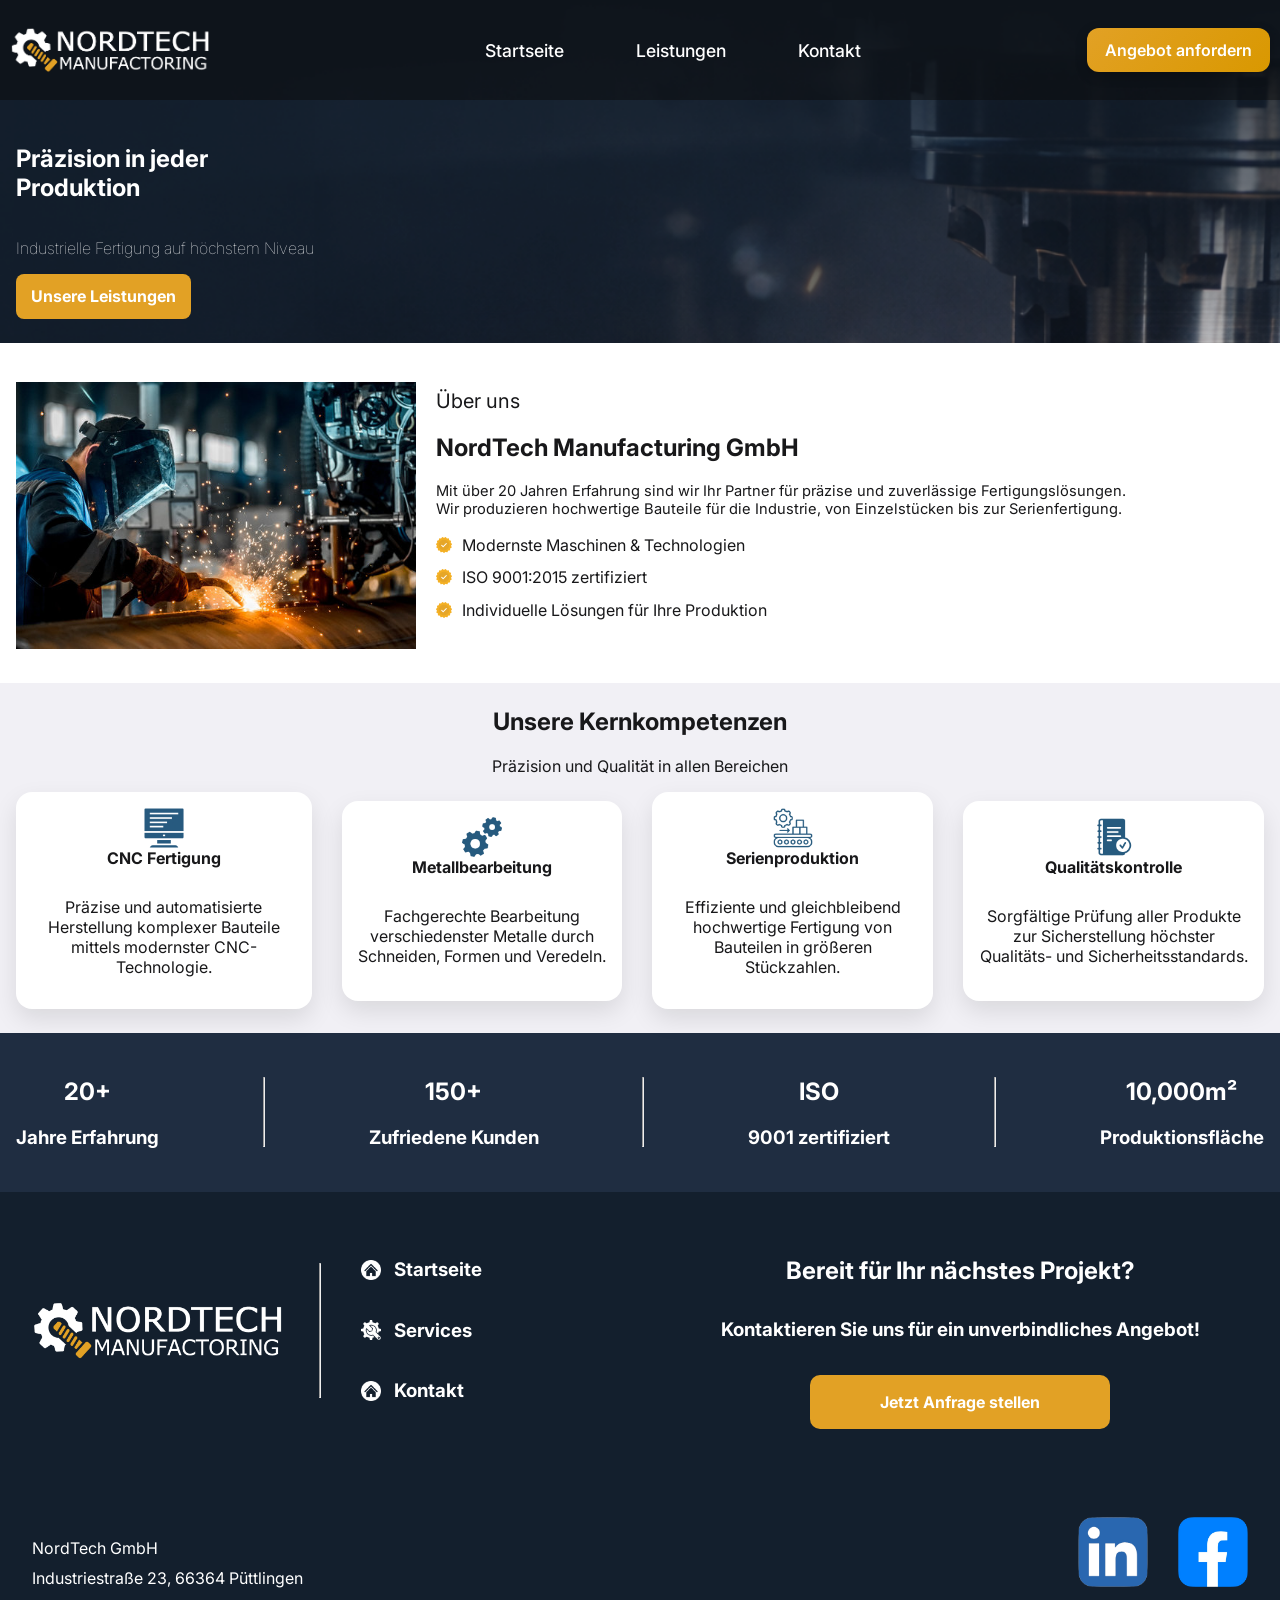
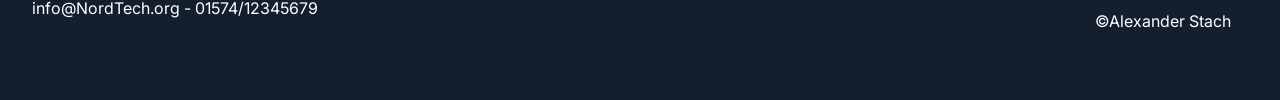
<file: index.html>
<!DOCTYPE html>
<html lang="de">
<head>
    <meta charset="UTF-8">
    <meta name="viewport" content="width=device-width, initial-scale=1.0">
    <link href="https://fonts.googleapis.com/css2?family=Inter:wght@400;600;700&display=swap" rel="stylesheet">
    <title>NordTech Manufacturing</title>
    <link rel="stylesheet" href="css/main.css">
</head>

<body>
<div class="hero-wrapper">
    <header class="sticky">
        <a href="index.html" class="logo">
            <img src="images/mainpage/NordTech_Logo_Small.png" alt="NordTech Logo" class="logo-mobile">
            <img src="images/mainpage/Nordtech_Logo.png" alt="NordTech Logo" class="logo-desktop">
        </a>
        
        <nav>
            <ul id="menu">
                <li><a href="index.html" class="nav-link">Startseite</a></li>
                <li><a href="services.html" class="nav-link">Leistungen</a></li>
                <li><a href="contact.html" class="nav-link">Kontakt</a></li>
            </ul>
        </nav>
        <a href="contact.html" class="btn btn-primary">Angebot anfordern</a>
            
    <div class="burger" id="burger">
        <span></span>
        <span></span>
        <span></span>
    </div>
    </header>

    <main>
        <section class="hero">
            <h1>Präzision in jeder <br>Produktion</h1>
            <p>Industrielle Fertigung auf höchstem Niveau</p>
            <a href="services.html" class="btn btn-hero">Unsere Leistungen</a>
        </section>

        <section class="about">
            <img src="images/mainpage/Manufactoring_StockImage.jpg" alt="Firma Bild">

            <div class="about-content">
                <p class="headerText">Über uns</p>
                <h2 class="company-name">NordTech Manufacturing GmbH</h2>
                <p class="descText">
                    Mit über 20 Jahren Erfahrung sind wir Ihr Partner für präzise und zuverlässige
                    Fertigungslösungen. <br>Wir produzieren hochwertige Bauteile für die Industrie,
                    von Einzelstücken bis zur Serienfertigung.
                </p>

                <ul>
                    <li>
                        Modernste Maschinen & Technologien
                    </li>
                    <li>
                        ISO 9001:2015 zertifiziert
                    </li>
                    <li>
                        Individuelle Lösungen für Ihre Produktion
                    </li>
                </ul>
            </div>
        </section>

        <section class="core-competencies">
            <div class="core-competencies-header">
                <h2>Unsere Kernkompetenzen</h2>
                <p>Präzision und Qualität in allen Bereichen</p>
            </div>


            <div class="competencies-grid">
                <div class="card card-competency">
                    <img src="images/icons/Icon_Computer.png" alt="Icon von einem Computer">
                    <h2>CNC Fertigung</h2>
                    <p>Präzise und automatisierte Herstellung komplexer Bauteile mittels modernster CNC-Technologie.</p>
                </div>

                <div class="card card-competency">
                    <img src="images/icons/icon_gears.png" alt="Icon von einem Getriebe">
                    <h2>Metallbearbeitung</h2>
                    <p>Fachgerechte Bearbeitung verschiedenster Metalle durch Schneiden, Formen und Veredeln.</p>
                </div>

                
                <div class="card card-competency">
                    <img src="images/icons/icon_packaging.png" alt="Icon von einem Fließband">
                    <h2>Serienproduktion</h2>
                    <p>Effiziente und gleichbleibend hochwertige Fertigung von Bauteilen in größeren Stückzahlen.</p>
                </div>

                
                <div class="card card-competency">
                    <img src="images/icons/icon_notebook.png" alt="Icon von einem Notebook">
                    <h2>Qualitätskontrolle</h2>
                    <p>Sorgfältige Prüfung aller Produkte zur Sicherstellung höchster Qualitäts- und Sicherheitsstandards.</p>
                </div>
            </div>
        </section>

        <section class="trust-section">
            <div>
                <h2>20+</h2>
                <h3>Jahre Erfahrung</h3>
            </div>
            <hr>
            <div>
                <h2>150+</h2>
                <h3>Zufriedene Kunden</h3>
            </div>
            <hr>
            <div>
                <h2>ISO</h2>
                <h3>9001 zertifiziert</h3>
            </div>
            <hr>
            <div>
                <h2>10,000m²</h2>
                <h3>Produktionsfläche</h3>
            </div>
        </section>
    </main>
</div>

    <footer>
        <section class="footer-grid">
            <section class="footer-imprint">
                <section class="logo">
                    <img src="images/mainpage/Nordtech_Logo.png" alt="NordTech Logo">
                </section>
                <hr>
                <section class="links">
                    <div>
                        <img src="images/icons/icon_home.png" alt="Icon von einem Haus">
                        <a href="index.html"><h3>Startseite</h3></a>
                    </div>
                    <div>
                        <img src="images/icons/icon_service.png" alt="Icon von einem Getriebe">
                        <a href="services.html"><h3>Services</h3></a>
                    </div>
                    <div>
                        <img src="images/icons/icon_home.png" alt="Icon von einem Telefon">
                        <a href="contact.html"><h3>Kontakt</h3></a>
                    </div>
                </section>
            </section>

            <section class="footer-cta">
                <h2>Bereit für Ihr nächstes Projekt?</h2>
                <h3>Kontaktieren Sie uns für ein unverbindliches Angebot!</h3>

                <a class="btn btn-footer"><b>Jetzt Anfrage stellen</b></a>
            </section>
        </section> 

        <section class="footer-bottom">
            <section class="address">
                <p> NordTech GmbH<br>
                    Industriestraße 23, 66364 Püttlingen<br>
                    info@NordTech.org - 01574/12345679</p>
            </section>

            <section class="footer-socials">
                <section class="socials">
                        <a href="https://www.linkedin.com/in/stachalex/">
                            <img src="images/icons/icon_LinkedIn.png" alt="LinkedIn Logo">
                        </a>

                        <a href="https://www.linkedin.com/in/stachalex/">
                            <img src="images/icons/icon_facebook.png" alt="Facebook Logo">
                        </a>
                </section>

                <p>
                    ©Alexander Stach
                </p>
                
            </section>
        </section>
    </footer>
    <script src="js/main.js"></script>
</body>
</html>
</file>
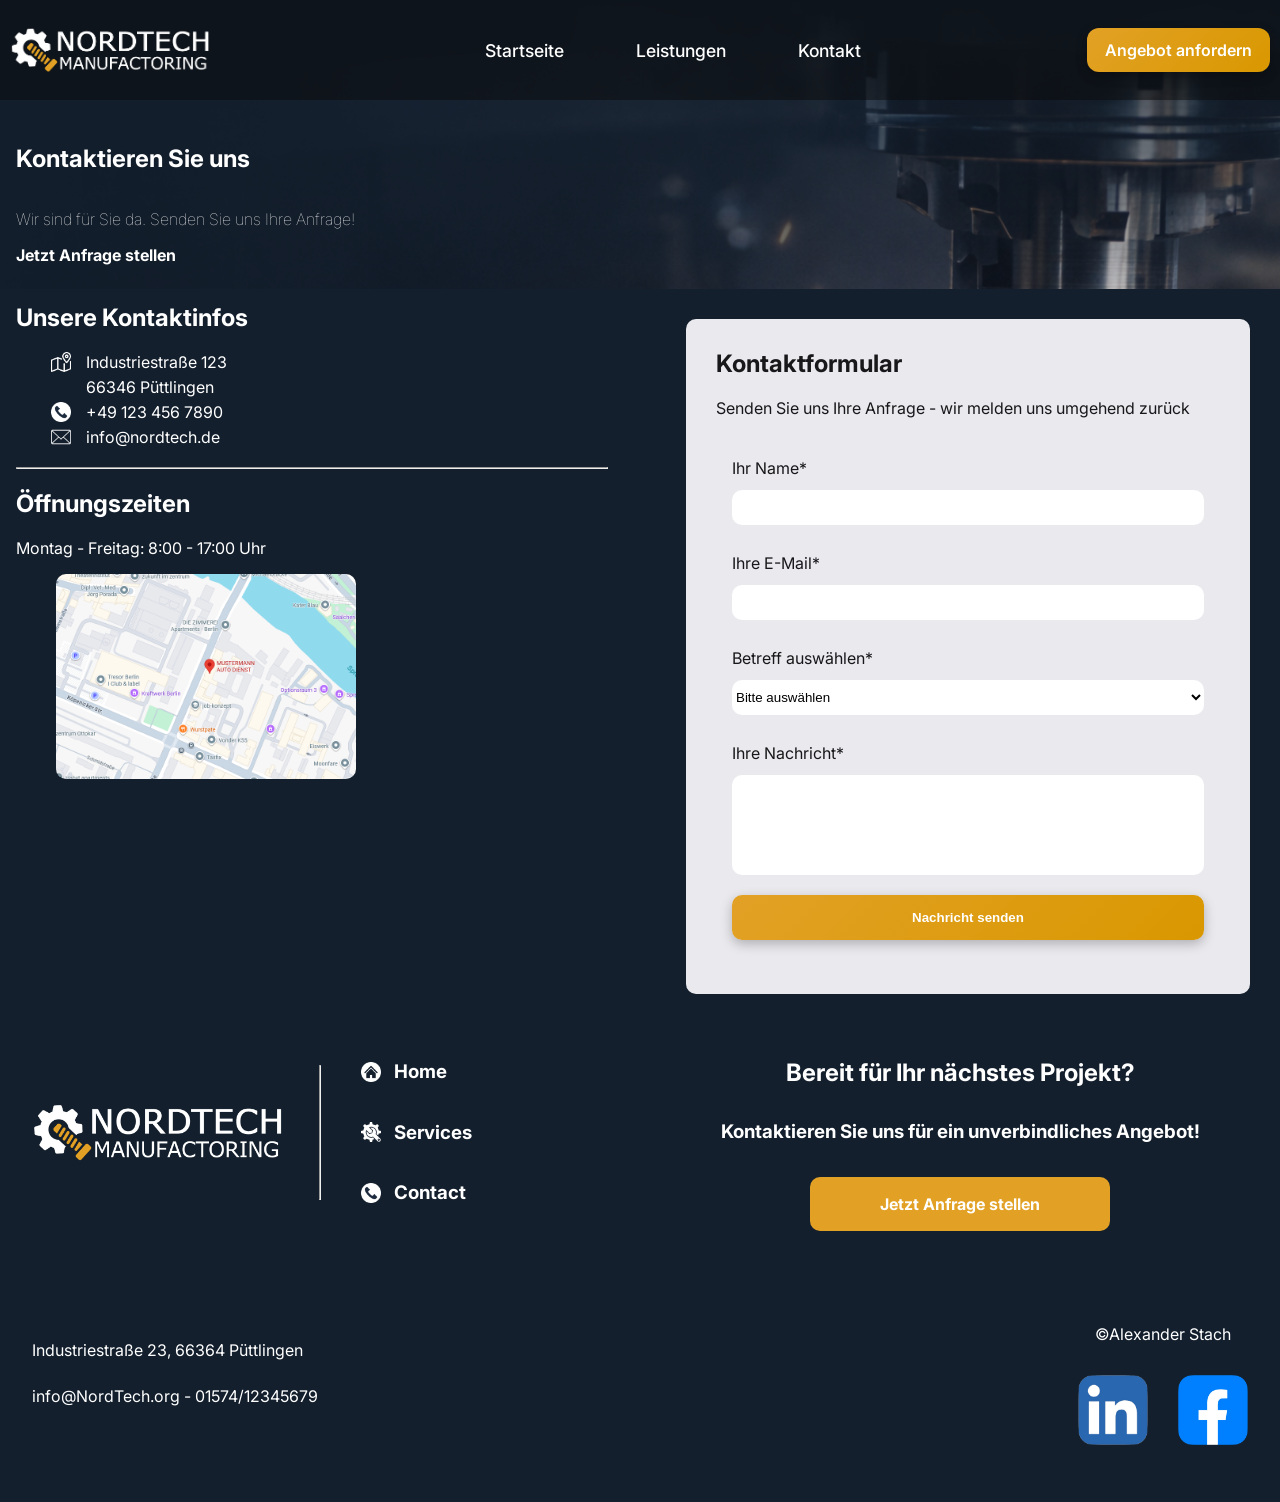
<file: contact.html>
<!DOCTYPE html>
<html lang="de">
<head>
    <meta charset="UTF-8">
    <meta name="viewport" content="width=device-width, initial-scale=1.0">
    <link href="https://fonts.googleapis.com/css2?family=Inter:wght@400;600;700&display=swap" rel="stylesheet">
    <title>NordTech Manufacturing</title>
    <link rel="stylesheet" href="css/main.css">
</head>

<body>
    <div class="hero-wrapper">
        <header class="sticky">
            <a href="index.html" class="logo">
                <img src="images/mainpage/NordTech_Logo_Small.png" alt="NordTech Logo" class="logo-mobile">
                <img src="images/mainpage/Nordtech_Logo.png" alt="NordTech Logo" class="logo-desktop">
            </a>
            
            <nav>
                <ul id="menu">
                    <li><a href="index.html" class="nav-link">Startseite</a></li>
                    <li><a href="services.html" class="nav-link">Leistungen</a></li>
                    <li><a href="contact.html" class="nav-link">Kontakt</a></li>
                </ul>
            </nav>
            <a href="contact.html" class="btn btn-primary">Angebot anfordern</a>
                
        <div class="burger" id="burger">
            <span></span>
            <span></span>
            <span></span>
        </div>
        </header>

        <main>
            <section class="hero">
                <h1>Kontaktieren Sie uns</h1>
                <p>Wir sind für Sie da. Senden Sie uns Ihre Anfrage!</p>
                <a class="hero-cta"><b>Jetzt Anfrage stellen</b></a>
            </section>
            <section class="section-wrapper">
                <section class="contact-info">
                    <section class="contact-address">
                        <h2>Unsere Kontaktinfos</h2>
                        <div class="contact-item">
                            <img src="images/icons/icon_map.png">
                            <span>Industriestraße 123</span>
                        </div>
                        <div class="contact-item">
                            <div class="icon"></div>
                            <span>66346 Püttlingen</span>
                        </div>
                        <div class="contact-item">
                            <img src="images/icons/icon_phone.png">
                            <span>+49 123 456 7890</span>
                        </div>
                        <div class="contact-item">
                            <img src="images/icons/icon_mail.png">
                            <span>info@nordtech.de</span>
                        </div>
                                                <hr>
                        <h2>Öffnungszeiten</h2>
                            <p>
                                Montag - Freitag: 8:00 - 17:00 Uhr
                            </p>
                            <img id="contact-map" src="images/contact/Maps.png">
                        </p>
                    </section>
                </section>

                <section class="contact-formular">
                    <h2>Kontaktformular</h2>
                    <p id="contact-text">Senden Sie uns Ihre Anfrage - wir melden uns umgehend zurück</p>

                    <section>
                        <p>
                            <label for="name">Ihr Name*</label><br>
                            <input type="text" id="contact-name" name="name">
                            <label class="error" id="name-error"></label>
                        </p>
                        <p>
                            <label for="email">Ihre E-Mail*</label><br>
                            <input type="email" id="contact-email" name="email">
                            <label class="error" id="mail-error"></label>                        
                        </p>
                        <p>
                            <label for="reference">Betreff auswählen*</label> <br>
                            <select name="reference" aria-placeholder="Angebot" id="contact-betreff">
                                <option value="">Bitte auswählen</option>
                                <option value="an">Angebot</option>
                                <option value="ru">Rückruf</option>
                                <option value="aa">Allgemeine Anfrage</option>
                            </select>
                            <label class="error" id="reference-error"></label>
                        </p>
                        <p>
                            <label for="message">Ihre Nachricht*</label> <br>
                            <textarea type="text" id="contact-nachricht" name="message"></textarea>
                            <label class="error" id="message-error"></label>
                        </p>

                        <button type="submit" class="btn btn-contact" id="contact-button">Nachricht senden</button>
                    </section>
                </section>
            </section>
        </main>
    </div>


    <footer>
        <section class="footer-grid">
            <section class="footer-imprint">
                <section class="logo">
                    <img src="images/mainpage/Nordtech_Logo.png" alt="NordTech Logo">
                </section>
                <hr>
                <section class="links">
                    <div>
                        <img src="images/icons/icon_home.png" alt="Icon von einem Haus">
                        <a href="index.html"><h3>Home</h3></a>
                    </div>
                    <div>
                        <img src="images/icons/icon_service.png" alt="Icon von einem Getriebe">
                        <a href="services.html"><h3>Services</h3></a>
                    </div>
                    <div>
                        <img src="images/icons/icon_phone.png" alt="Icon von einem Telefon">
                        <a href="contact.html"><h3>Contact</h3></a>
                    </div>
                </section>
            </section>

            <section class="footer-cta">
                <h2>Bereit für Ihr nächstes Projekt?</h2>
                <h3>Kontaktieren Sie uns für ein unverbindliches Angebot!</h3>

                <a class="btn btn-footer"><b>Jetzt Anfrage stellen</b></a>
            </section>
        </section> 

        <section class="footer-bottom">
            <section class="address">
                <p>Industriestraße 23, 66364 Püttlingen</p>
                <p>info@NordTech.org - 01574/12345679</p>
            </section>

            <section class="footer-socials">
                <p>
                    ©Alexander Stach
                </p>
                <section class="socials">
                        <a href="https://www.linkedin.com/in/stachalex/">
                            <img src="images/icons/icon_LinkedIn.png" alt="LinkedIn Logo">
                        </a>

                        <a href="https://www.linkedin.com/in/stachalex/">
                            <img src="images/icons/icon_facebook.png" alt="Facebook Logo">
                        </a>
                </section>
                
            </section>
        </section>
    </footer>
    <script src="js/main.js"></script>
</body>
</html>
</file>
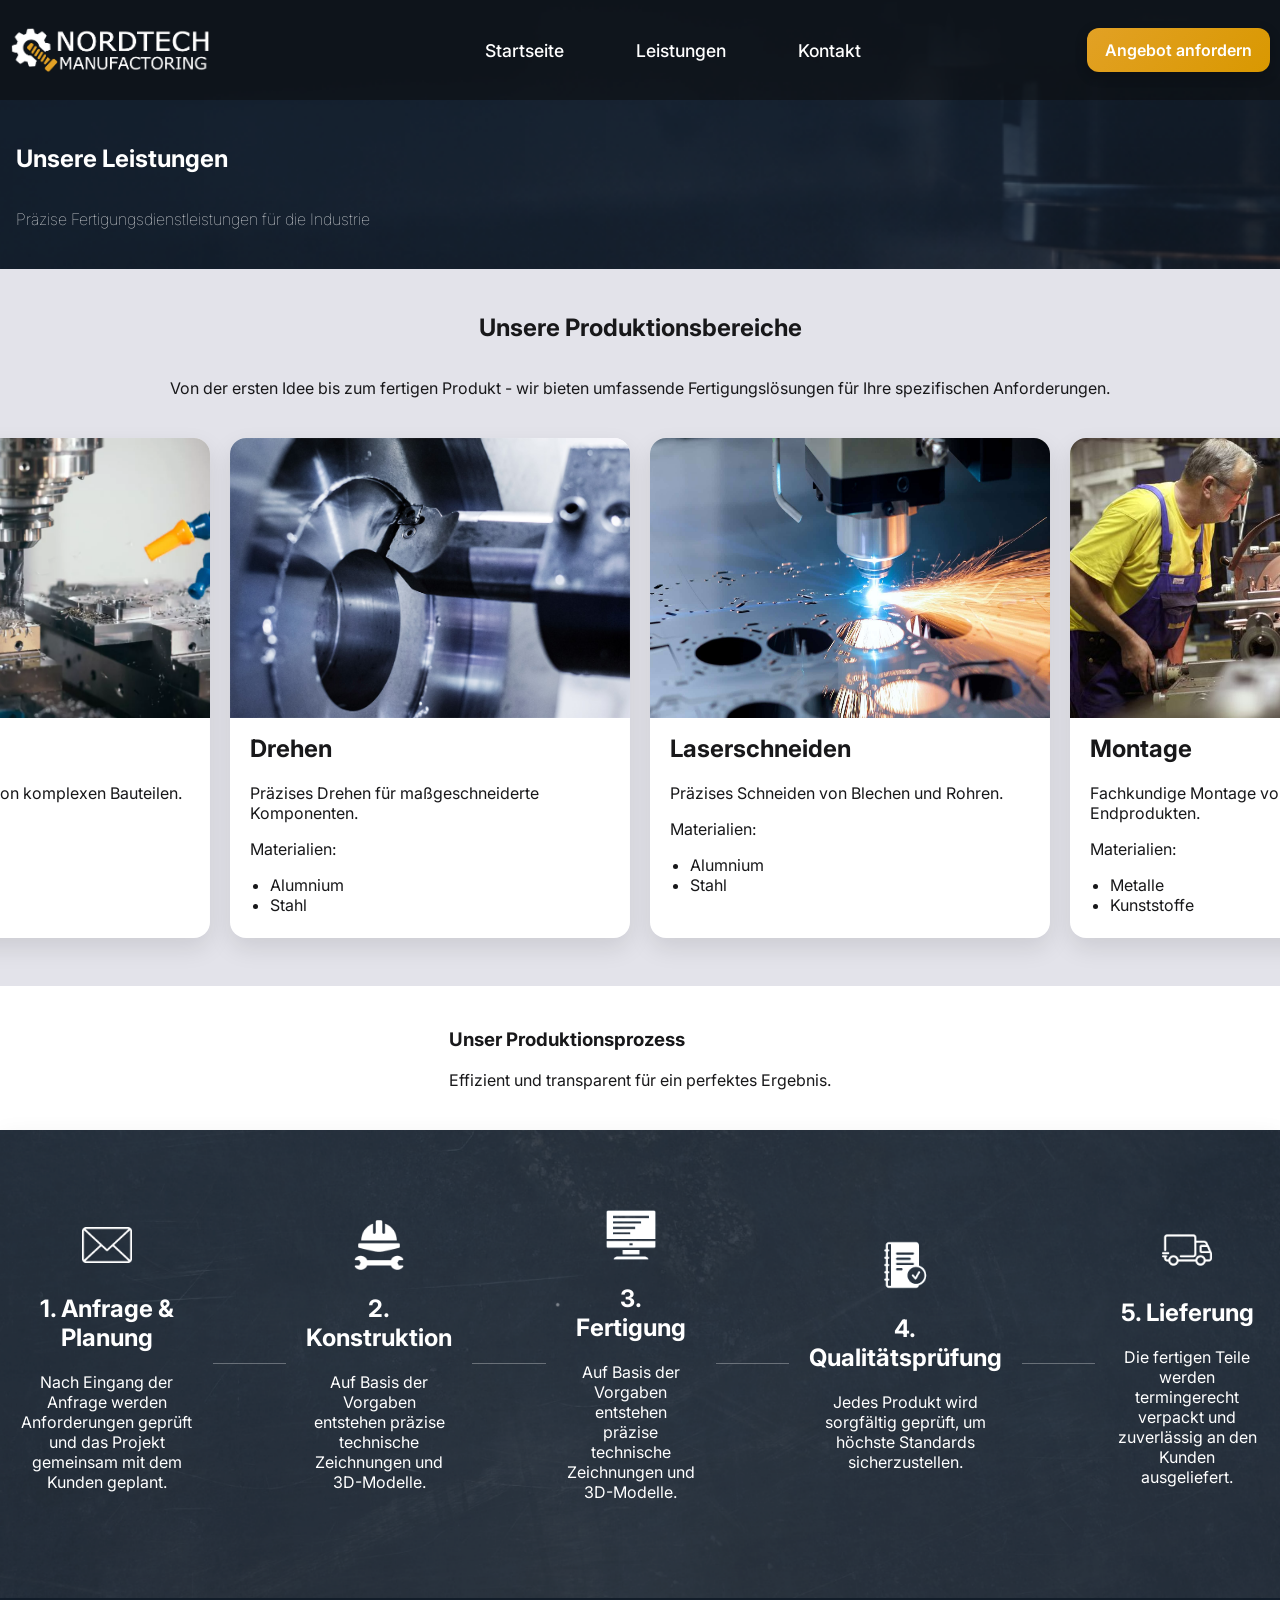
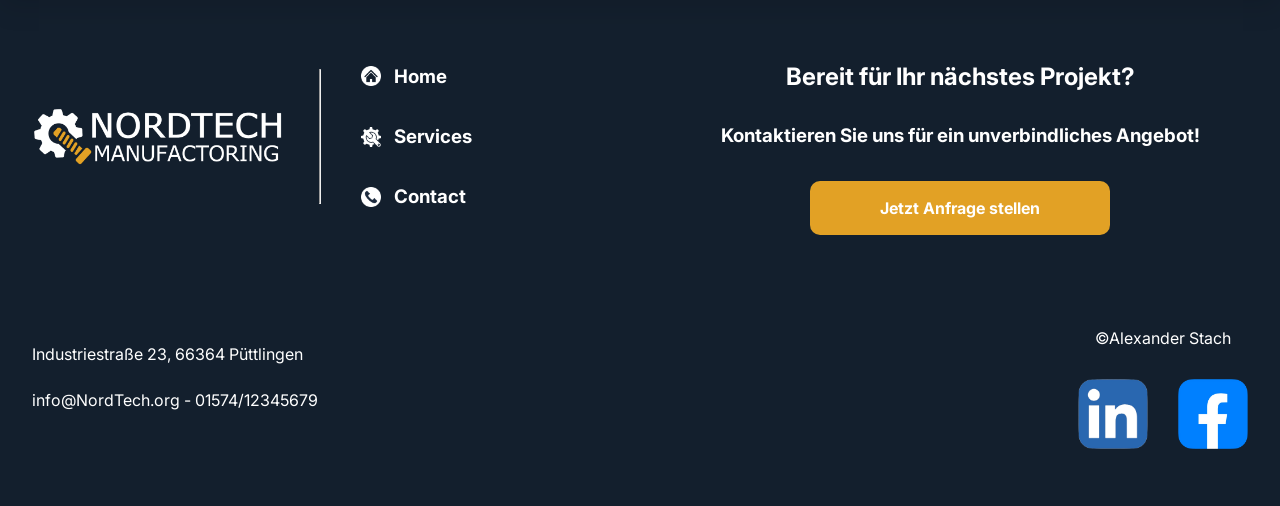
<file: services.html>
<!DOCTYPE html>
<html lang="de">
<head>
    <meta charset="UTF-8">
    <meta name="viewport" content="width=device-width, initial-scale=1.0">
    <link href="https://fonts.googleapis.com/css2?family=Inter:wght@400;600;700&display=swap" rel="stylesheet">
    <title>NordTech Manufacturing</title>
    <link rel="stylesheet" href="css/main.css">
</head>

<body>
    <div class="hero-wrapper">
<header class="sticky">
        <a href="index.html" class="logo">
            <img src="images/mainpage/NordTech_Logo_Small.png" alt="NordTech Logo" class="logo-mobile">
            <img src="images/mainpage/Nordtech_Logo.png" alt="NordTech Logo" class="logo-desktop">
        </a>
        
        <nav>
            <ul id="menu">
                <li><a href="index.html" class="nav-link">Startseite</a></li>
                <li><a href="services.html" class="nav-link">Leistungen</a></li>
                <li><a href="contact.html" class="nav-link">Kontakt</a></li>
            </ul>
        </nav>
        <a href="contact.html" class="btn btn-primary">Angebot anfordern</a>
            
    <div class="burger" id="burger">
        <span></span>
        <span></span>
        <span></span>
    </div>
    </header>

    <main>
        <section class="hero">
            <h1>Unsere Leistungen</h1>
            <p>Präzise Fertigungsdienstleistungen für die Industrie</p>
        </section>

        <section class="services">
            <h1>
                Unsere Produktionsbereiche
            </h1>

            <p>
                Von der ersten Idee bis zum fertigen Produkt - wir bieten umfassende Fertigungslösungen für Ihre spezifischen Anforderungen.
            </p>
            <section class="services-cards">
                <div class="card card-service">
                    <img src="images/services/CNCFraesen.png">
                    <div class="card-text">
                        <h2>CNC Fräsen</h2>
                        <p>Hochpräzises Fräsen von komplexen Bauteilen.</p>

                        Materialien:
                    </div>
                    
                    <ul>
                        <li>Alumnium</li>
                        <li>Stahl</li>
                        <li>Kunststoff</li>
                    </ul>
                </div>

                <div class="card card-service">
                    <img src="images/services/Drehen.png">
                    <div class="card-text">
                        <h2>Drehen</h2>
                        <p>Präzises Drehen für maßgeschneiderte Komponenten.</p>

                        Materialien:
                    </div>
                    
                    <ul>
                        <li>Alumnium</li>
                        <li>Stahl</li>
                    </ul>
                </div>

                <div class="card card-service">
                    <img src="images/services/Laserschneiden.png">
                    <div class="card-text">
                        <h2>Laserschneiden</h2>
                        <p>Präzises Schneiden von Blechen und Rohren.</p>

                        Materialien:
                    </div>

                    <ul>
                        <li>Alumnium</li>
                        <li>Stahl</li>
                    </ul>
                </div>

                <div class="card card-service">
                    <img src="images/services/Montage.png">

                    <div class="card-text">
                        <h2>Montage</h2>
                        <p>Fachkundige Montage von Baugruppen und Endprodukten.</p>
                        Materialien:
                    </div>
                    <ul>
                        <li>Metalle</li>
                        <li>Kunststoffe</li>
                    </ul>
                </div>
            </section> 
        </section>

        <section class="production-proccess">
            <section>
                <h1>Unser Produktionsprozess</h1>
                <p>Effizient und transparent für ein perfektes Ergebnis.</p>
            </section>
            <section class="card process-section">
                <div>
                    <img src="images/icons/icon_mail.png">
                    <h2>1. Anfrage & Planung</h2>
                    <p>Nach Eingang der Anfrage werden Anforderungen geprüft und das Projekt gemeinsam mit dem Kunden geplant.</p>
                </div>
                <hr>
                <div>
                    <img src="images/icons/icon_construction.png">
                    <h2>2. Konstruktion</h2>
                    <p>Auf Basis der Vorgaben entstehen präzise technische Zeichnungen und 3D-Modelle.</p>
                </div>
                <hr>
                <div>
                    <img src="images/icons/Icon_Services_Computer.png">
                    <h2>3. Fertigung</h2>
                    <p>Auf Basis der Vorgaben entstehen präzise technische Zeichnungen und 3D-Modelle.</p>
                </div>
                <hr>
                <div>
                    <img src="images/icons/icon_Services_notebook.png">
                    <h2>4. Qualitätsprüfung</h2>
                    <p>Jedes Produkt wird sorgfältig geprüft, um höchste Standards sicherzustellen.</p>
                </div>
                <hr>
                <div>
                    <img src="images/icons/icon_delivery.png">
                    <h2>5. Lieferung</h2>
                    <p>Die fertigen Teile werden termingerecht verpackt und zuverlässig an den Kunden ausgeliefert.</p>
                </div>
            </section>

        </section>
    </main>
    </div>
    

    <footer>
        <section class="footer-grid">
            <section class="footer-imprint">
                <section class="logo">
                    <img src="images/mainpage/Nordtech_Logo.png" alt="NordTech Logo">
                </section>
                <hr>
                <section class="links">
                    <div>
                        <img src="images/icons/icon_home.png" alt="Icon von einem Haus">
                        <a href="index.html"><h3>Home</h3></a>
                    </div>
                    <div>
                        <img src="images/icons/icon_service.png" alt="Icon von einem Getriebe">
                        <a href="services.html"><h3>Services</h3></a>
                    </div>
                    <div>
                        <img src="images/icons/icon_phone.png" alt="Icon von einem Telefon">
                        <a href="contact.html"><h3>Contact</h3></a>
                    </div>
                </section>
            </section>

            <section class="footer-cta">
                <h2>Bereit für Ihr nächstes Projekt?</h2>
                <h3>Kontaktieren Sie uns für ein unverbindliches Angebot!</h3>

                <a class="btn btn-footer"><b>Jetzt Anfrage stellen</b></a>
            </section>
        </section> 

        <section class="footer-bottom">
            <section class="address">
                <p>Industriestraße 23, 66364 Püttlingen</p>
                <p>info@NordTech.org - 01574/12345679</p>
            </section>

            <section class="footer-socials">
                <p>
                    ©Alexander Stach
                </p>
                <section class="socials">
                        <a href="https://www.linkedin.com/in/stachalex/">
                            <img src="images/icons/icon_LinkedIn.png" alt="LinkedIn Logo">
                        </a>

                        <a href="https://www.linkedin.com/in/stachalex/">
                            <img src="images/icons/icon_facebook.png" alt="Facebook Logo">
                        </a>
                </section>
                
            </section>
        </section>
    </footer>
    <script src="js/main.js"></script>
</body>
</html>
</file>
<file: css/main.css>
@import url("base/base.css");

@import url("layout/header.css");
@import url("layout/footer.css");

@import url("components/navigation.css");
@import url("components/buttons.css");
@import url("components/cards.css");

@import url("sections/hero.css");
@import url("sections/about.css");
@import url("sections/competencies.css");
@import url("sections/trust.css");
@import url("sections/services.css");
@import url("sections/production-proccess.css");
@import url("sections/contact.css");
@import url("sections/errors.css");
</file>
